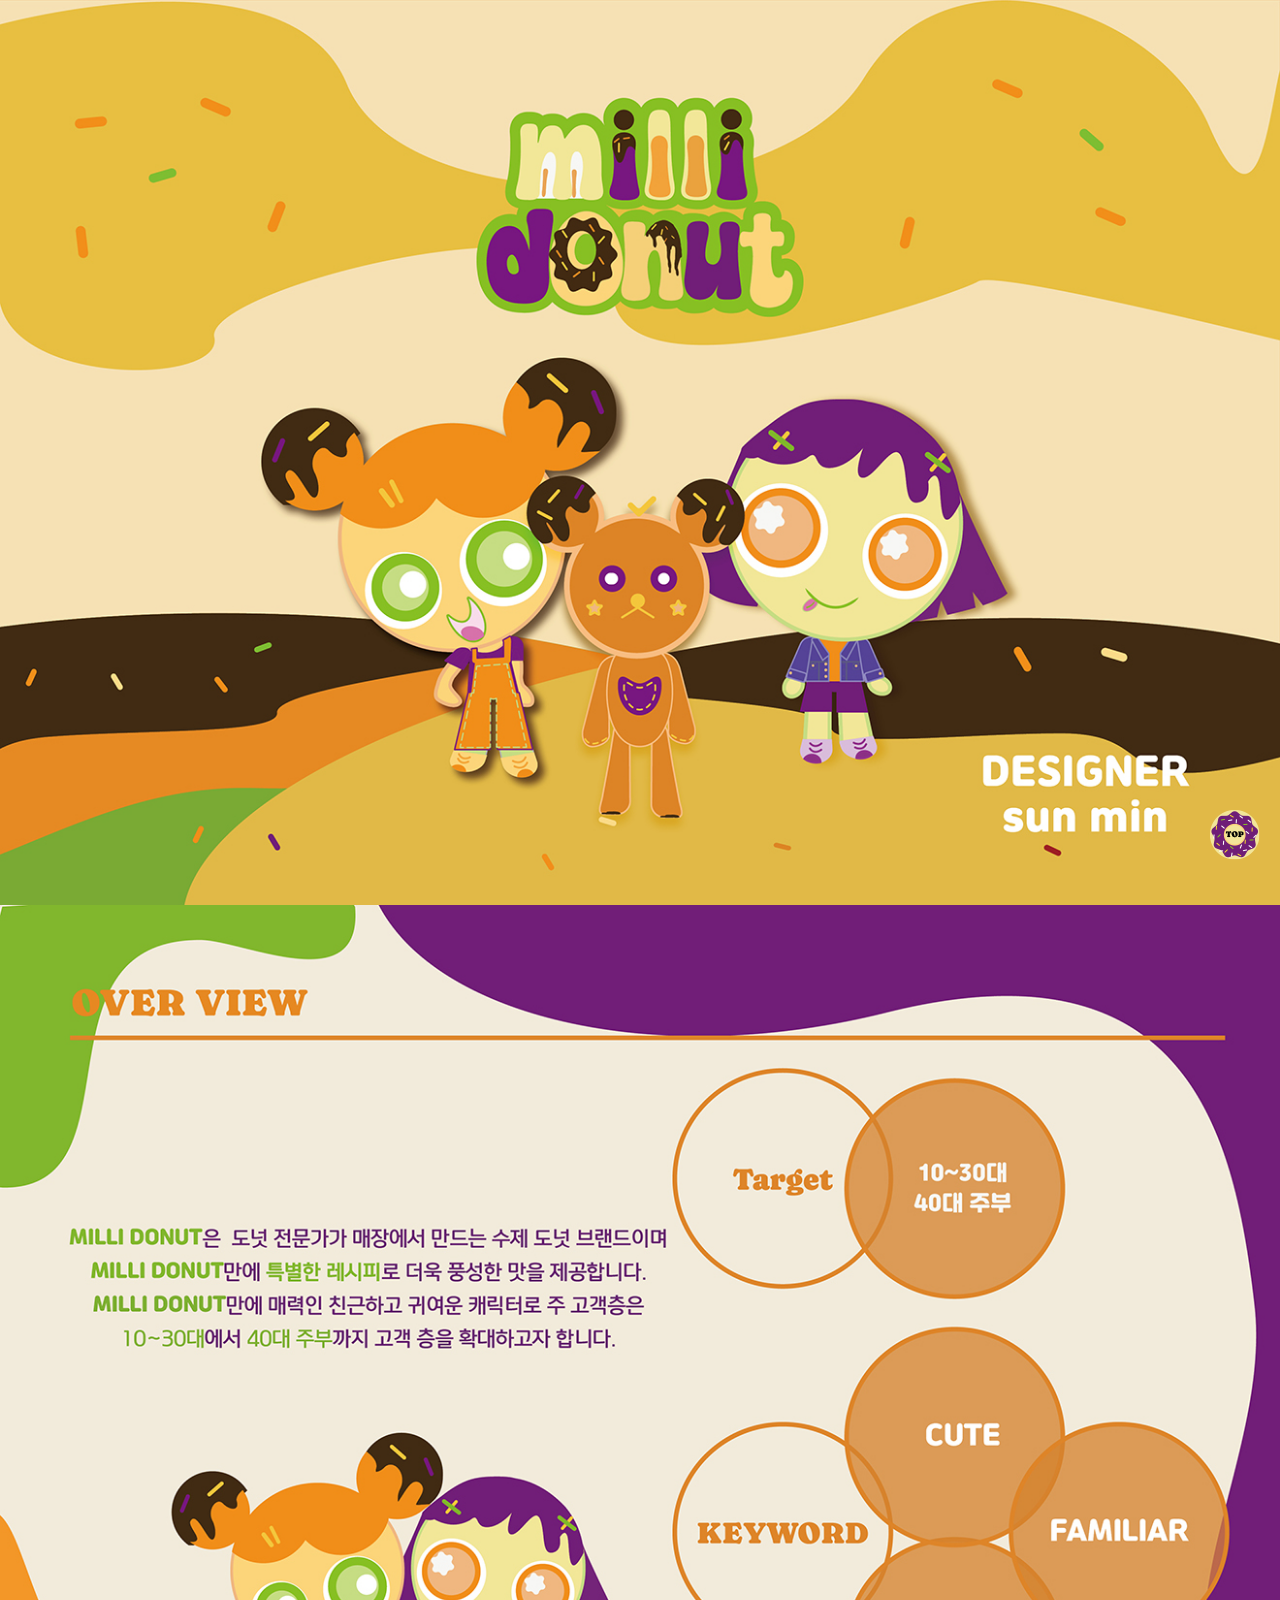
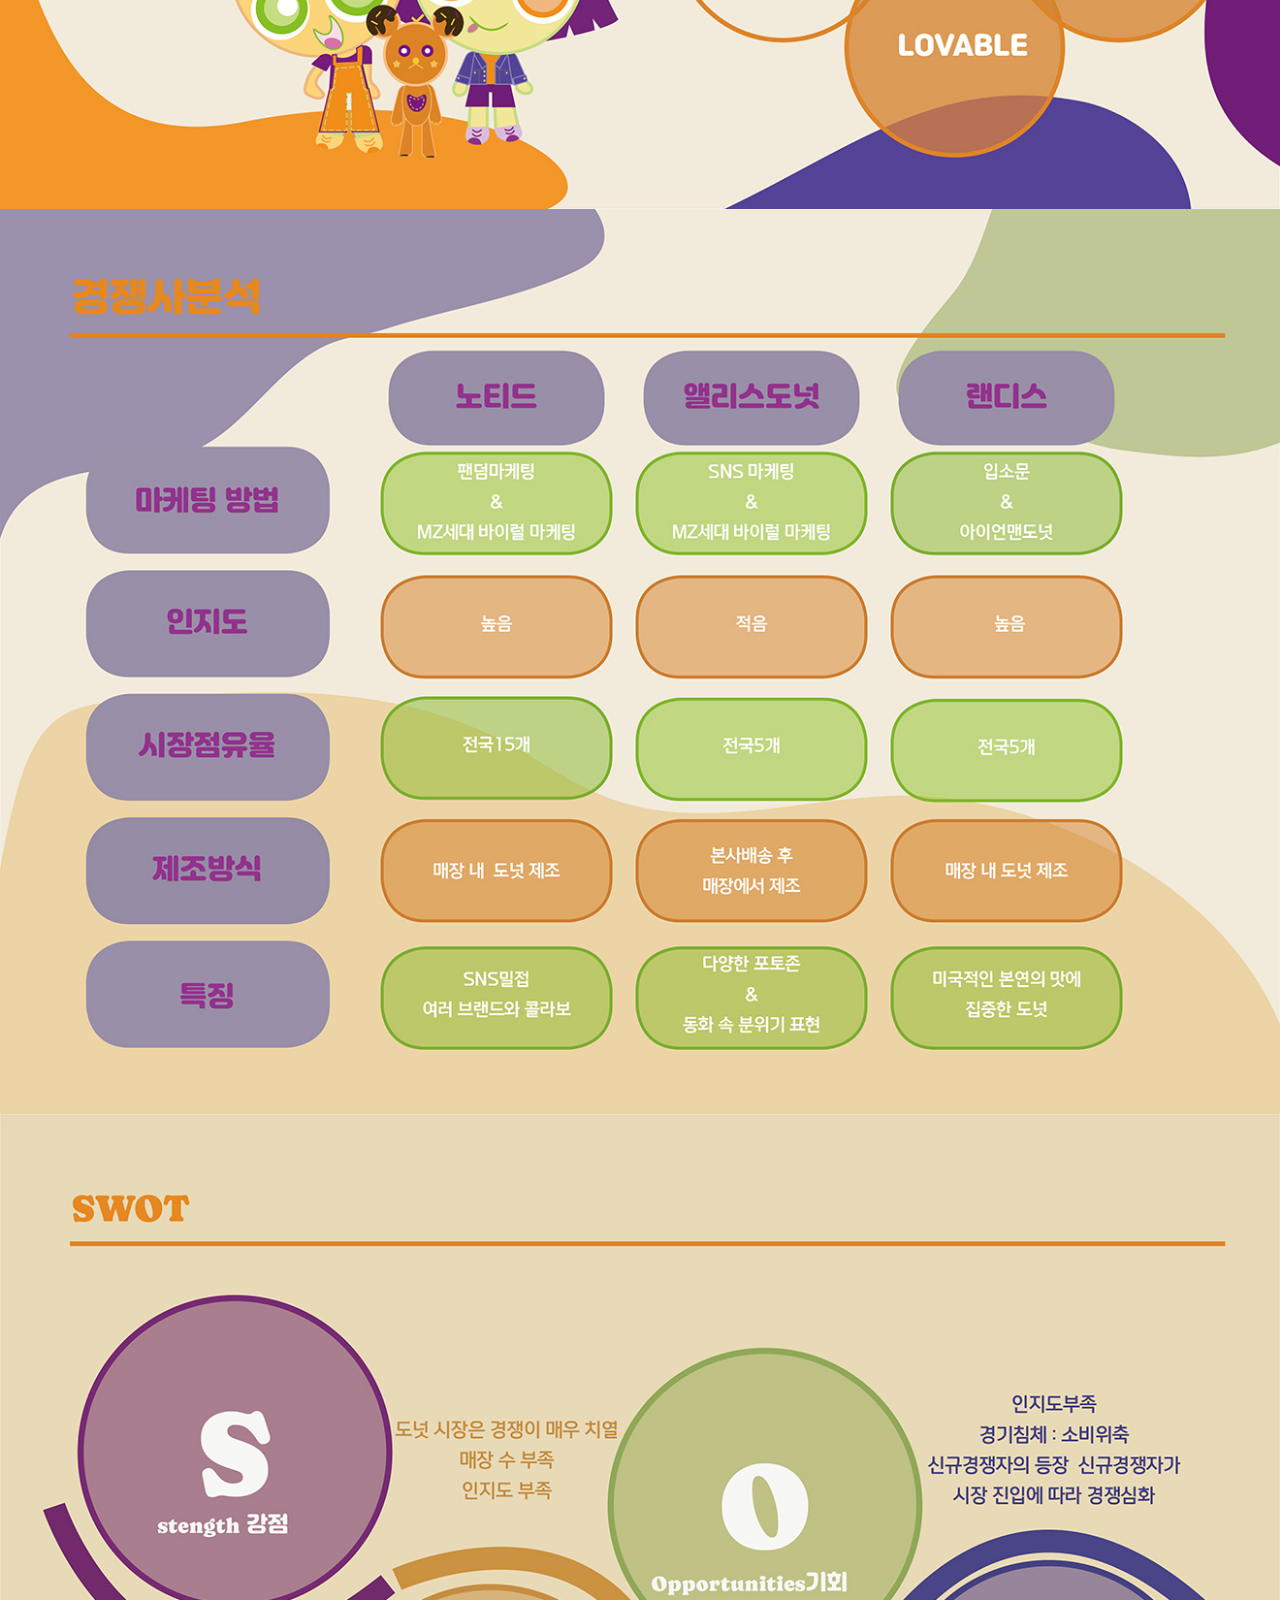
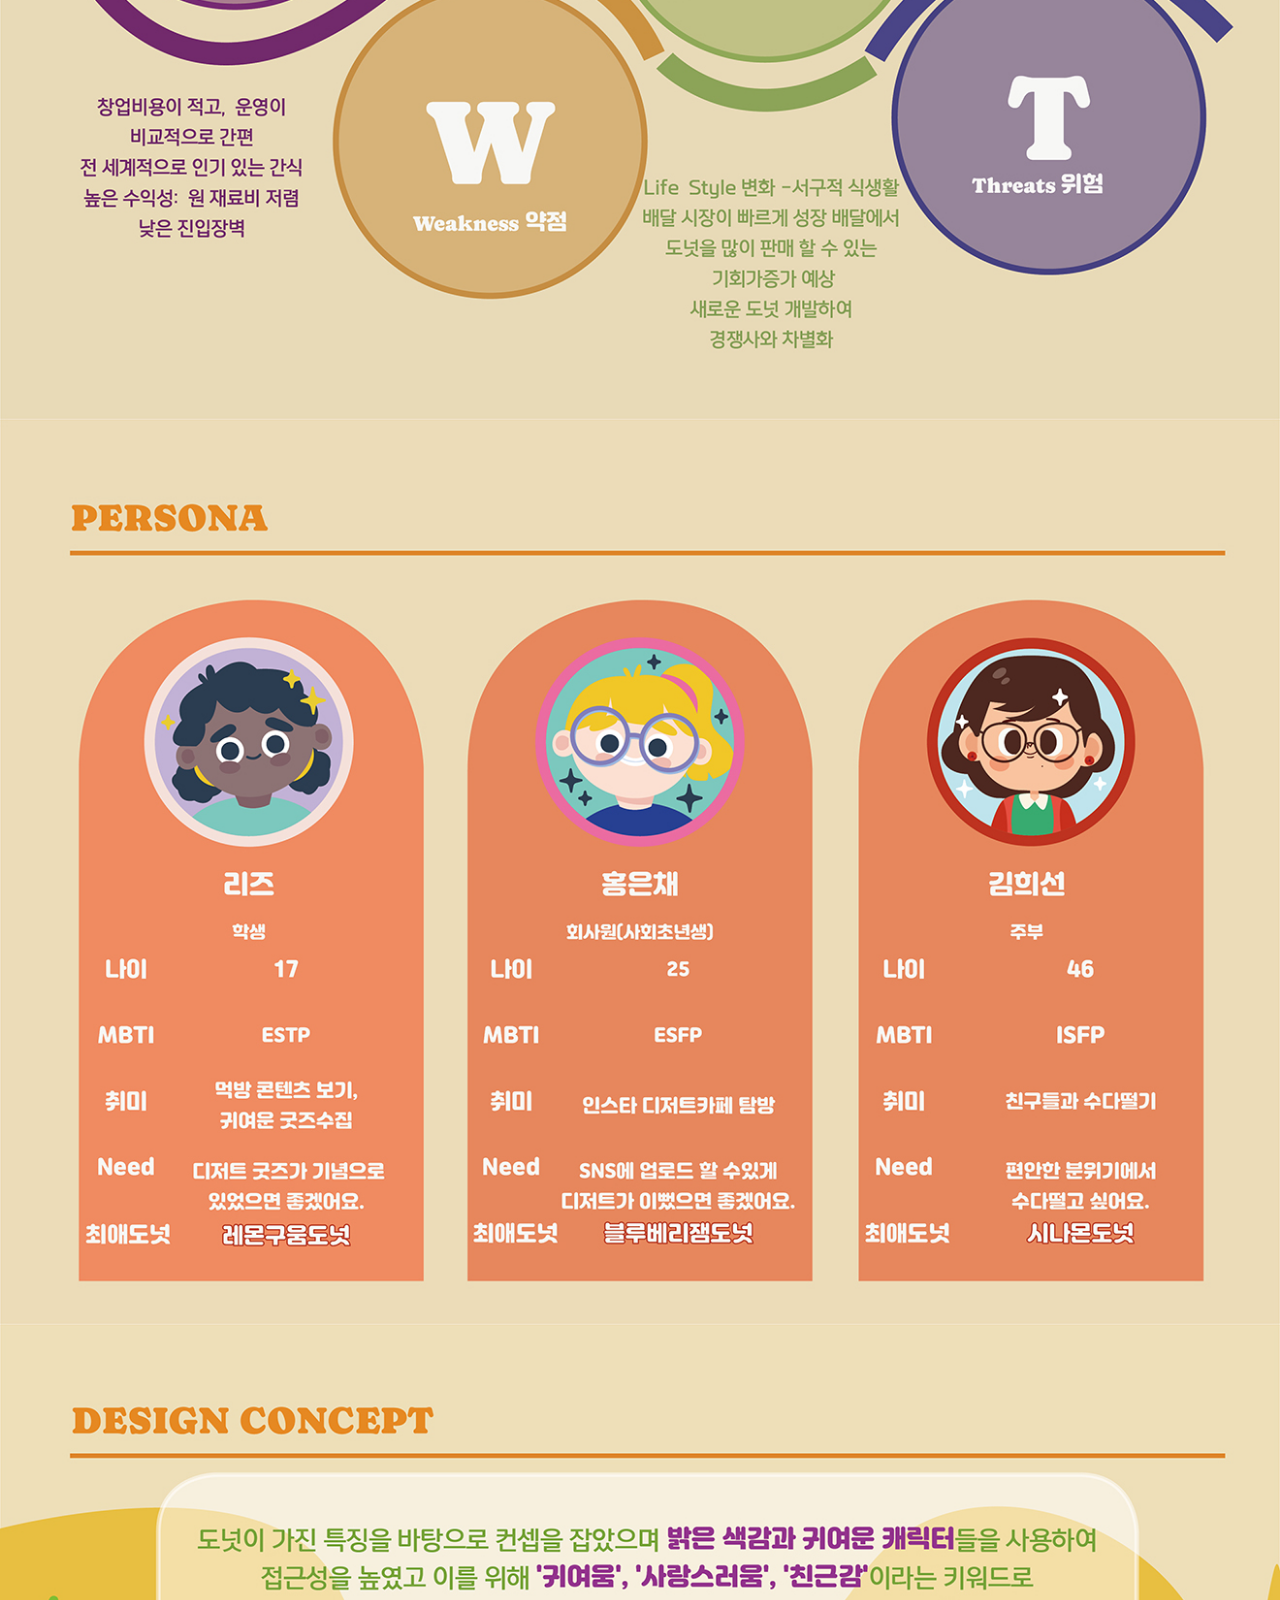
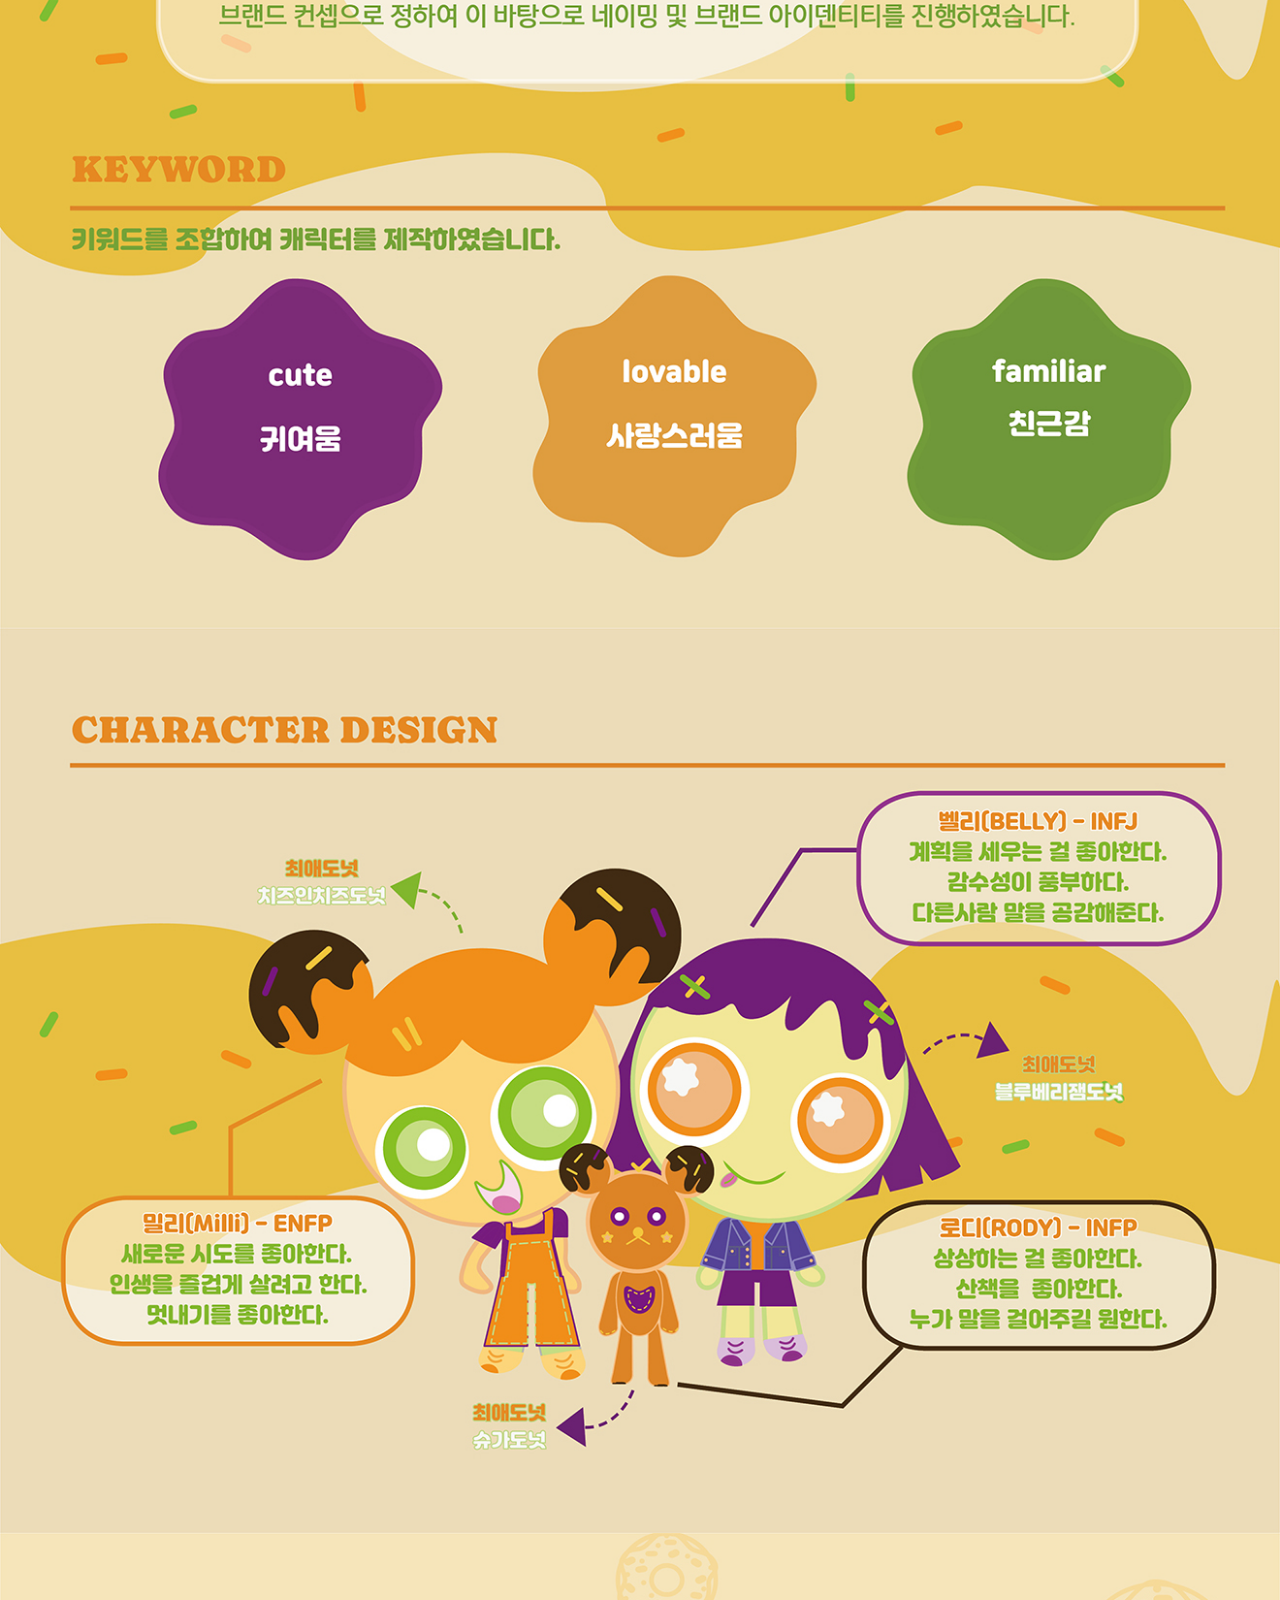
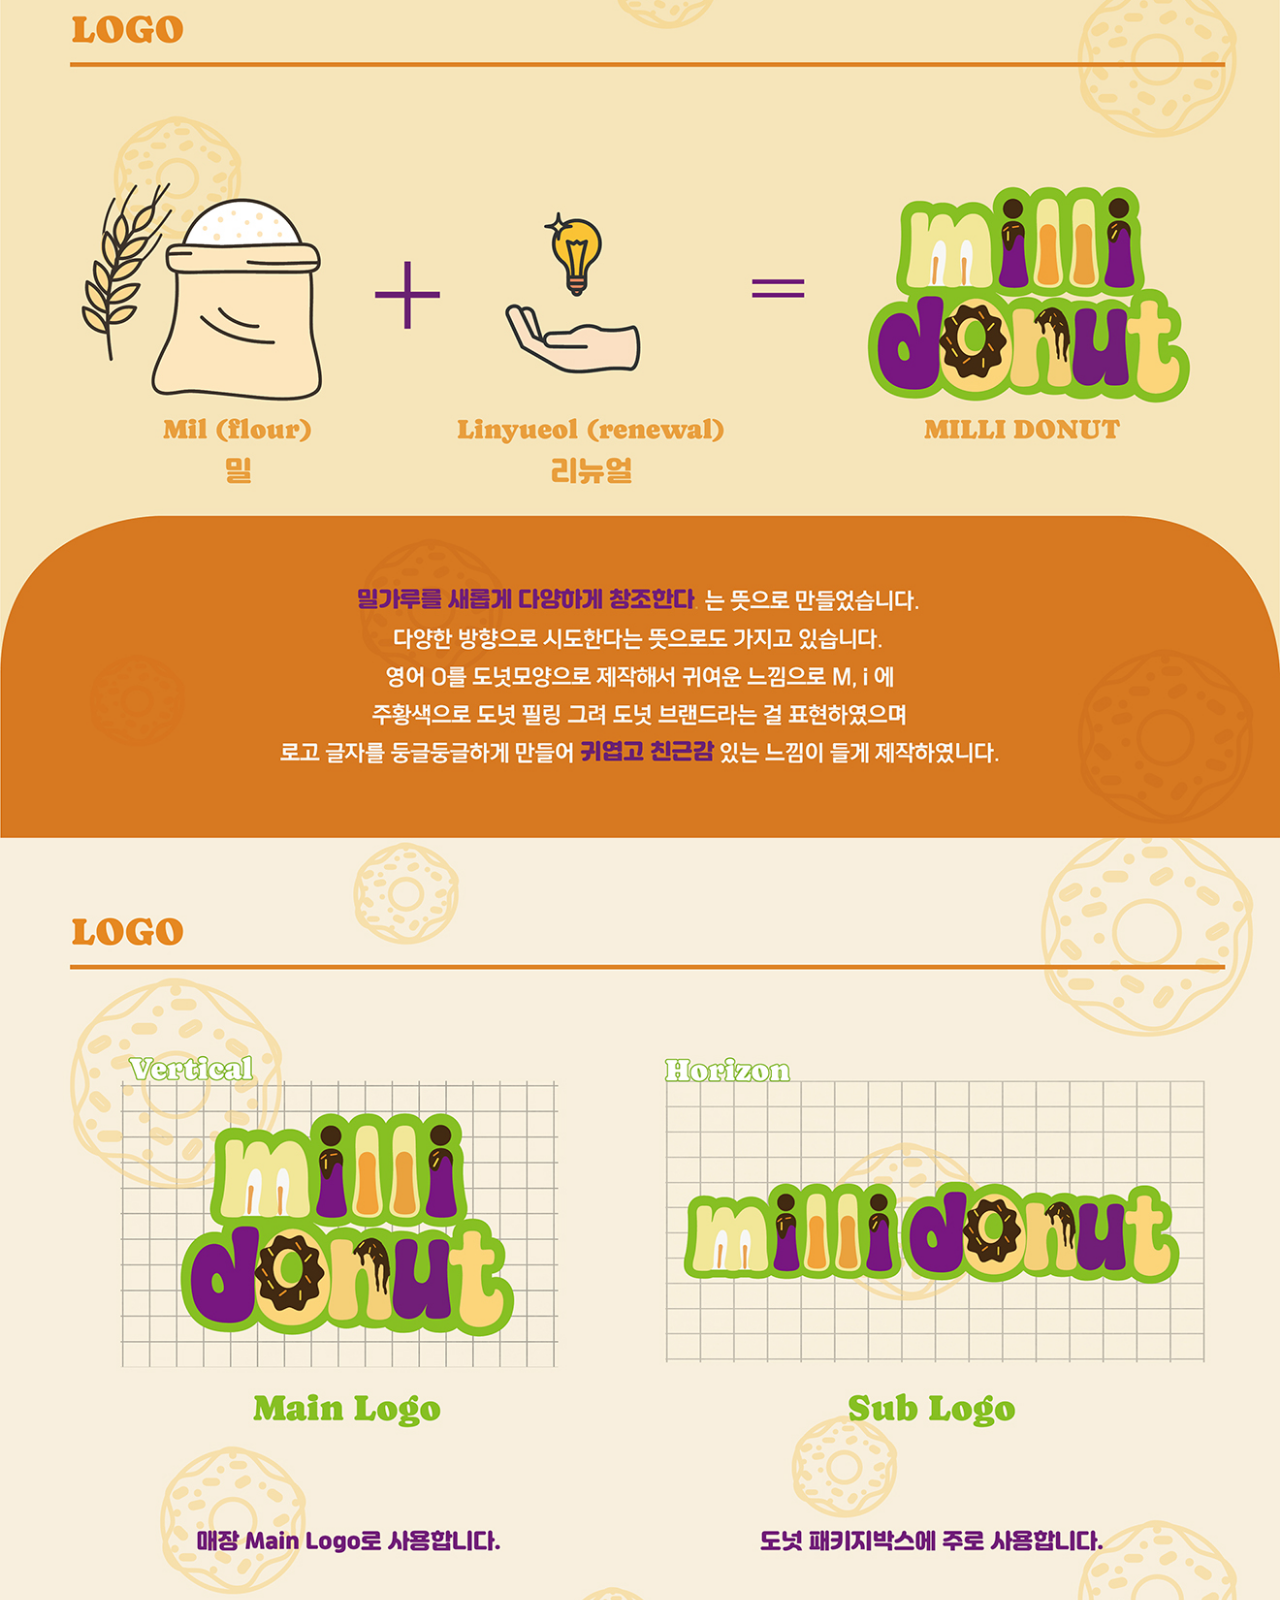
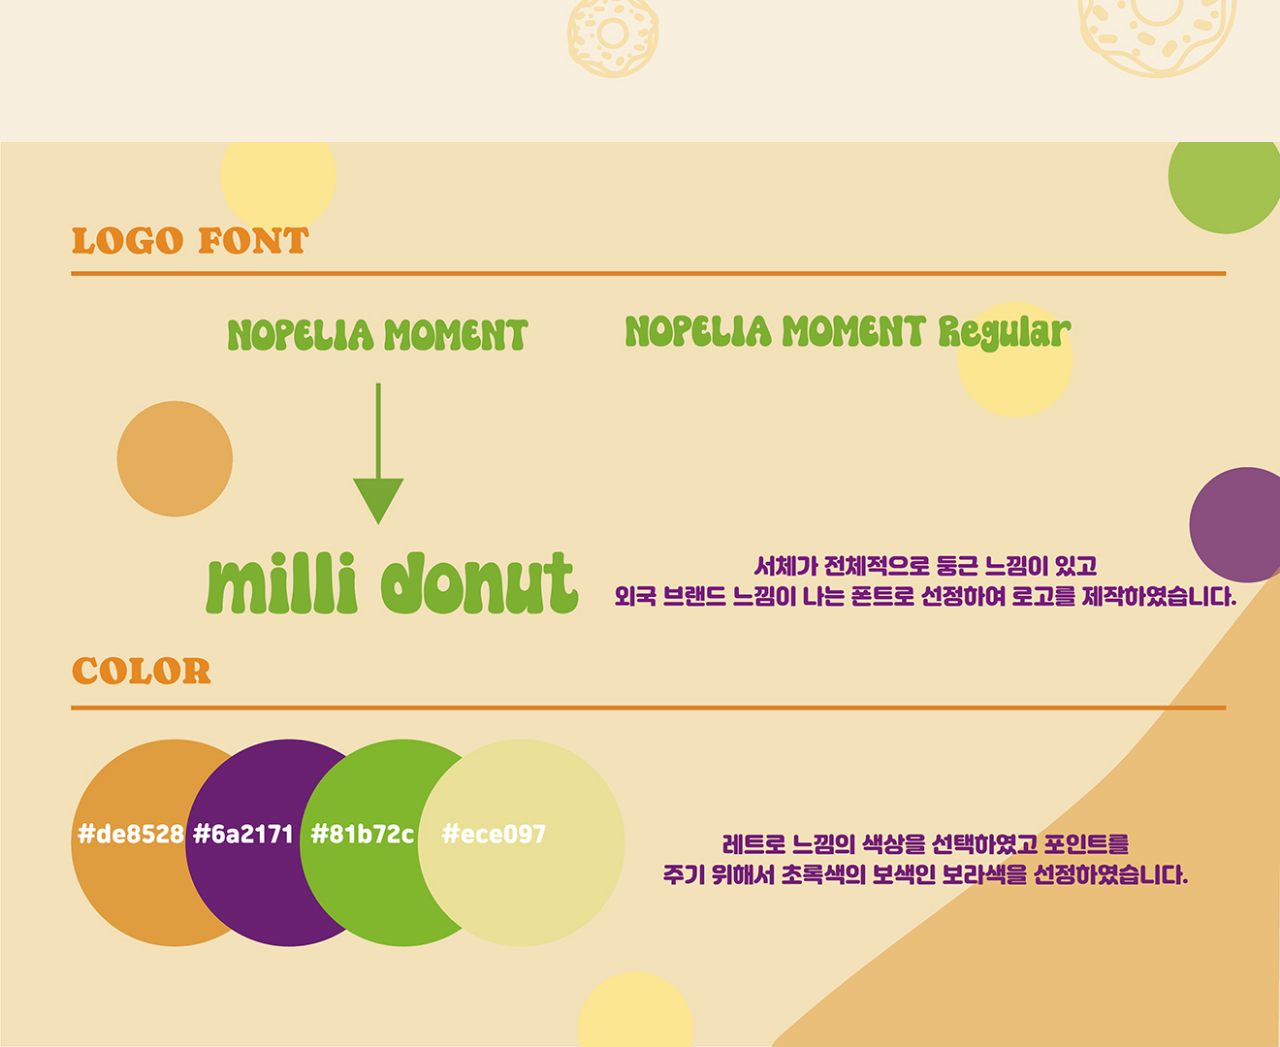
<file: Milli_Donut_BI.html>
<!doctype html>
<html>

<head>
	<title>Milli Donut_BI</title>
	<link rel="shortcut icon" href="./img/images_bi/favicon.png" type="image/x-icon">
	<meta charset="utf-8">
	<meta name="viewport" content="width=device-width, initial-scale=1">
	<meta http-equiv="X-UA-Compatible" content="IE=edge">
	<style>
		* {
			margin: 0;
			padding: 0;
		}

		a {
			text-decoration: none;
			color: #000;
		}

		img {
			vertical-align: middle;
		}

		.fixed_box {
			position: fixed;
			bottom: 40px;
			right: 30px;
			width: 40px;
		}

		#top {
			max-width: 1320px;
			margin: 0 auto;
		}

		#top img {
			width: 100%;
			display: block;
		}

		#bg {
			background: url(./img/images_bi/bi_bg.jpg);
		}
	</style>
</head>

<body>
	<!-- bg -->
	<div id="bg">
		<div id="top">
			<img src="./img/images_bi/1.jpg" class="guide1">
			<img src="./img/images_bi/2.jpg" class="guide1">
			<img src="./img/images_bi/3.jpg" class="guide1">
			<img src="./img/images_bi/4.jpg" class="guide1">
			<img src="./img/images_bi/5.jpg" class="guide1">
			<img src="./img/images_bi/6.jpg" class="guide1">
			<img src="./img/images_bi/7.jpg" class="guide1">
			<img src="./img/images_bi/8.jpg" class="guide1">
			<img src="./img/images_bi/9.jpg" class="guide1">
			<img src="./img/images_bi/10.jpg" class="guide1">

		</div>
		<div class="fixed_box">
			<a href="#top" class="top_btn"><!--href부분은 이미지를 감싼 div에 있는 id이름과 동일하게 설정.-->
				<img src="./img/images_bi/TOP.png" alt="top">
			</a>
		</div>


		<!--이동시 부드럽게 이동시키기 위해 추가한 구문 시작. script쪽 전부 삭제가능.-->
		<script src="https://code.jquery.com/jquery-1.12.4.min.js"
			integrity="sha256-ZosEbRLbNQzLpnKIkEdrPv7lOy9C27hHQ+Xp8a4MxAQ=" crossorigin="anonymous"></script>
		<script>
			$(function () {
				$('a[href*="#"]:not([href="#"])').click(function () {
					if (location.pathname.replace(/^\//, '') == this.pathname.replace(/^\//, '') && location.hostname == this.hostname) {
						var target = $(this.hash);
						target = target.length ? target : $('[name=' + this.hash.slice(1) + ']');
						if (target.length) {
							$('html, body').animate({
								scrollTop: target.offset().top
							}, 500);//움직이는 시간 조정
							return false;
						}
					}
				});
			});
		</script>
		<!--이동시 부드럽게 이동시키기 위해 추가한 구문 끝. 삭제가능.-->
	</div>
	<!--bg -->
</body>

</html>
</file>
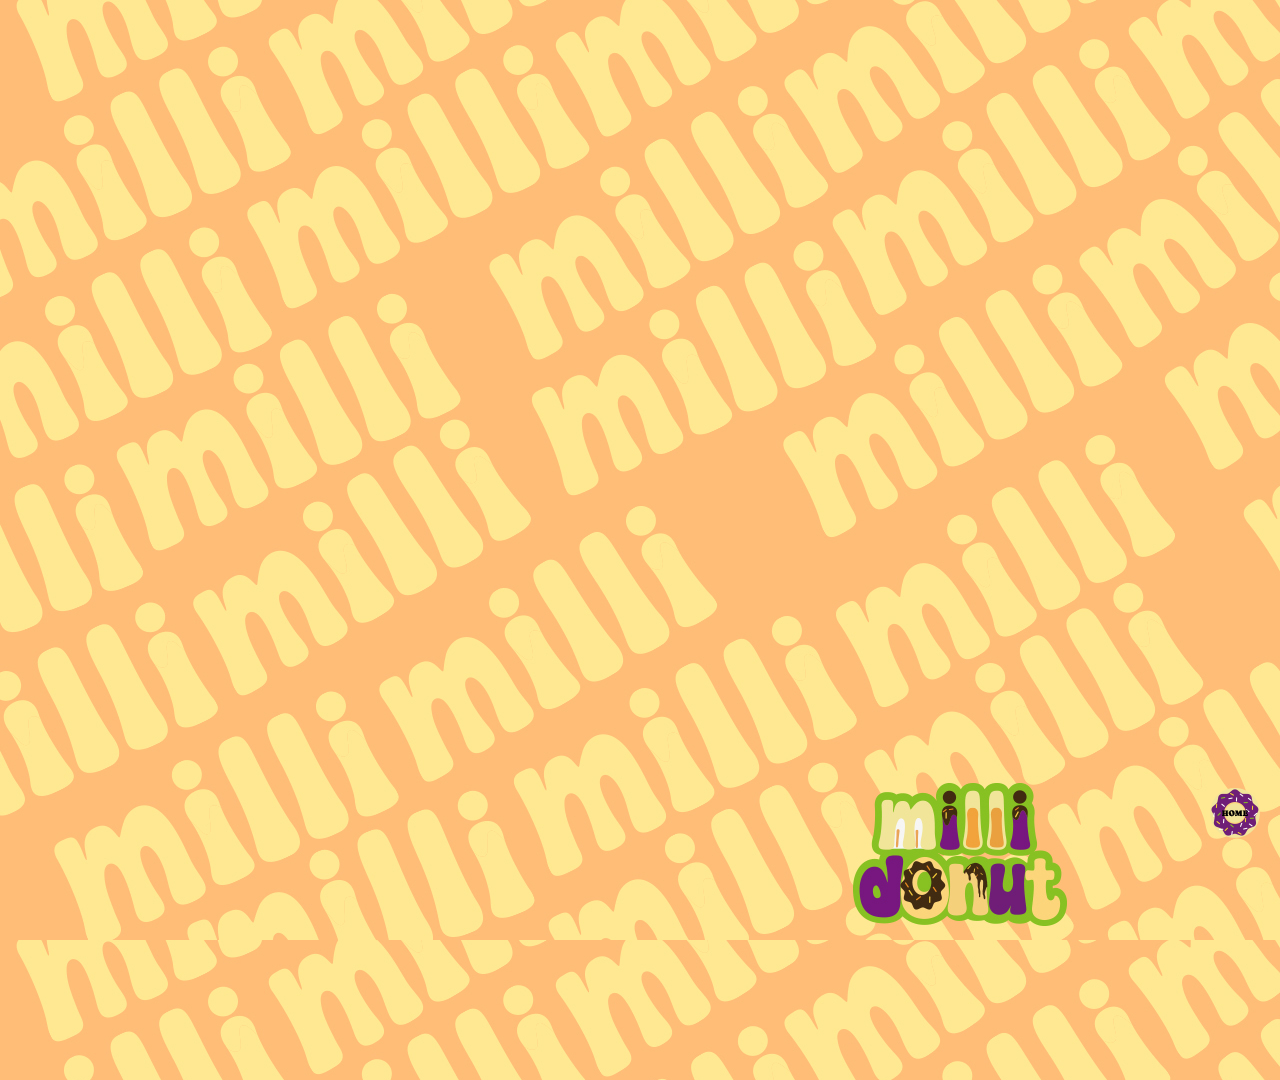
<file: milli_video.html>
<!DOCTYPE html>
<html lang="en">

<head>
    <meta charset="UTF-8">
    <meta http-equiv="X-UA-Compatible" content="IE=edge">
    <meta name="viewport" content="width=device-width, initial-scale=1.0">
    <title>Milli Donut_Video</title>
    <link rel="shortcut icon" href="./img/video/favicon.png" type="image/x-icon">
    <style>
        * {
            margin: 0;
            padding: 0;
        }

        #wrapper {
            width: 1280px;
            margin: 50px auto;

        }

        a {
            text-decoration: none;
            color: #000;
        }

        #wrapper iframe {
            width: 1280px;
            height: 720px;
        }

        .fixed_box {
            position: fixed;
            bottom: 40px;
            right: 30px;
            width: 40px;
        }

        .home_btn,
        .top_btn {
            display: inline-block;
            width: 55px;
            line-height: 55px;


            transition: all 0.5s;
        }




        @media (max-width:1320px) {
            #wrapper {
                width: 100%;
                margin: 0 auto;
                position: relative;
                height: 0;
                padding-bottom: 56.25%;
            }

            #wrapper iframe {
                position: absolute;
                top: 50%;
                left: 0;
                width: 100%;
                height: 100%;
            }
        }


        body {
            background: url(./img/video/video_bg.jpg);
        }
    </style>
</head>

<body>


    <div id="wrapper">
        <iframe width="560" height="315" src="https://www.youtube.com/embed/-H5bgQO9K_Y?si=K7lOEYrlSI-_HmBW"
            title="YouTube video player" frameborder="0"
            allow="accelerometer; autoplay; clipboard-write; encrypted-media; gyroscope; picture-in-picture; web-share"
            allowfullscreen></iframe>
    </div>
    <div class="fixed_box">
        <a href="./index.html" class="home_btn">
            <img src="./img/video/HOME.png" alt="버튼">
        </a>
    </div>





</body>

</html>
</file>
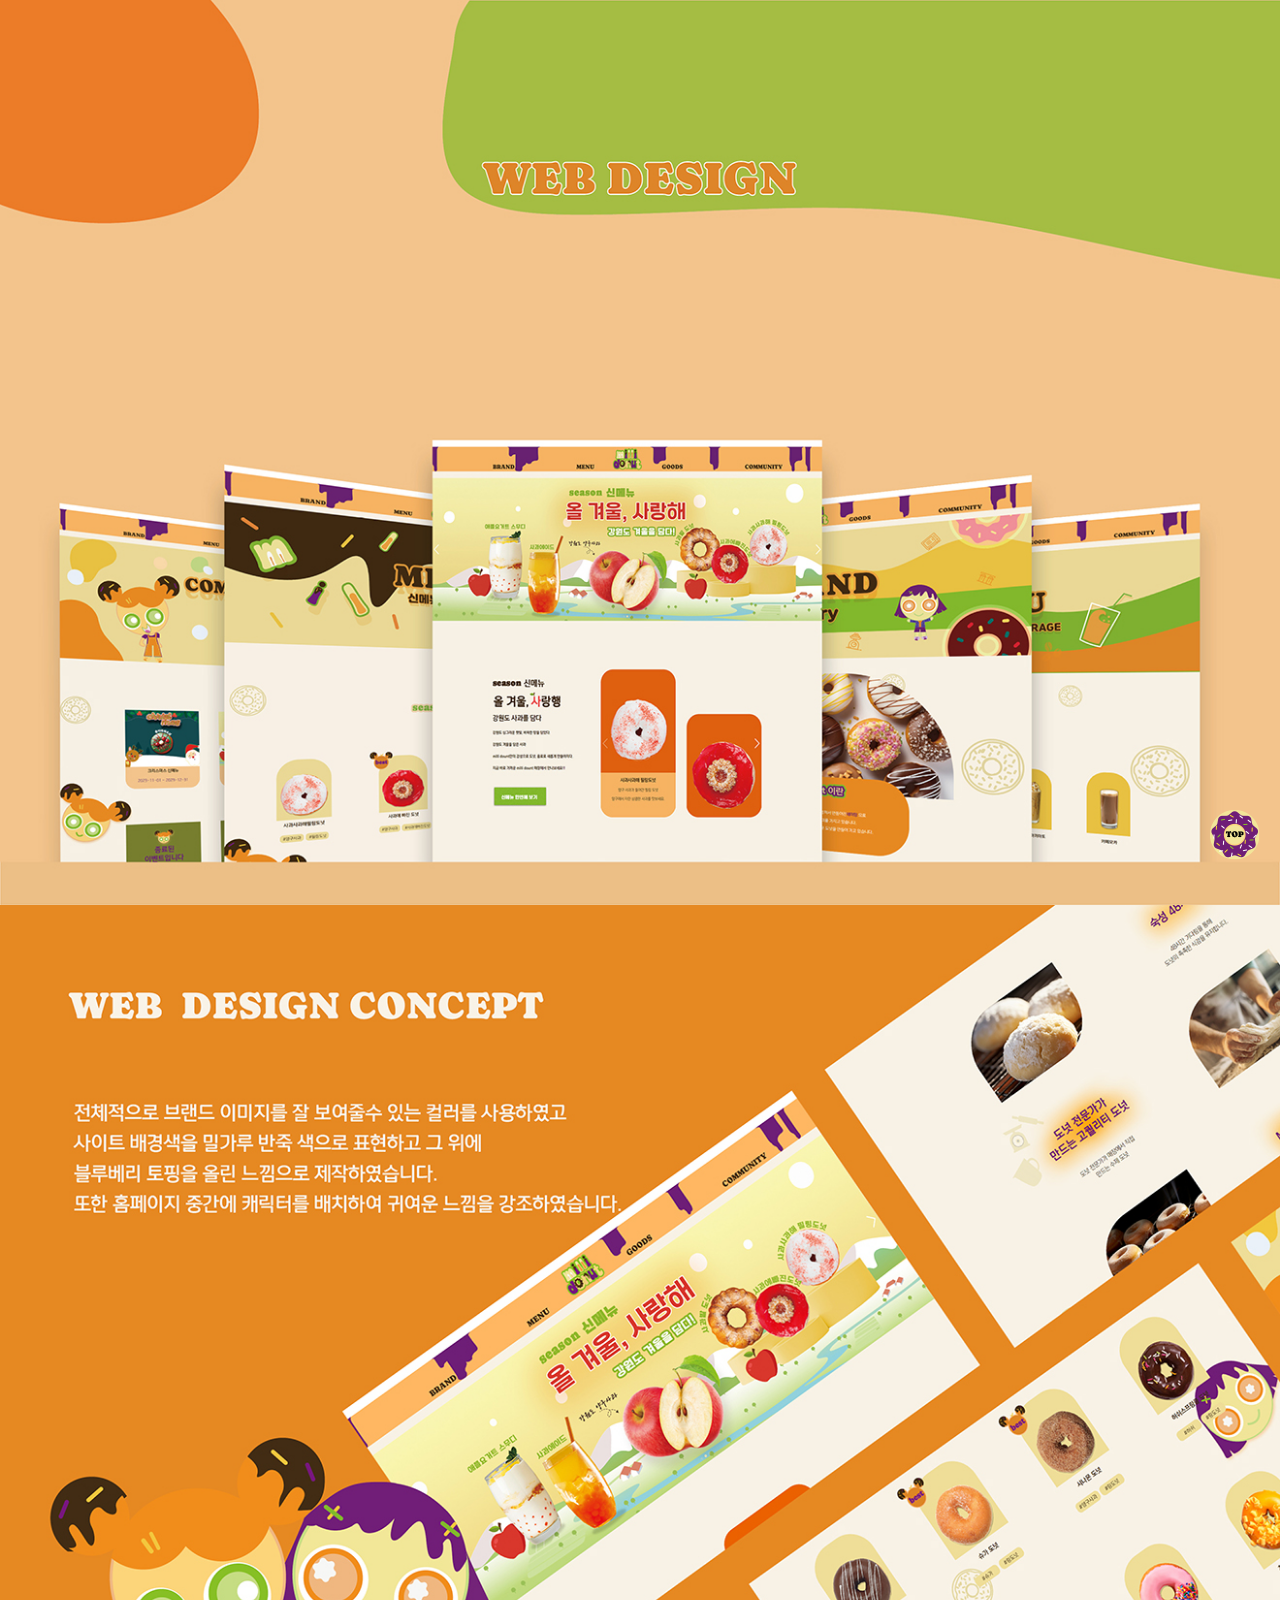
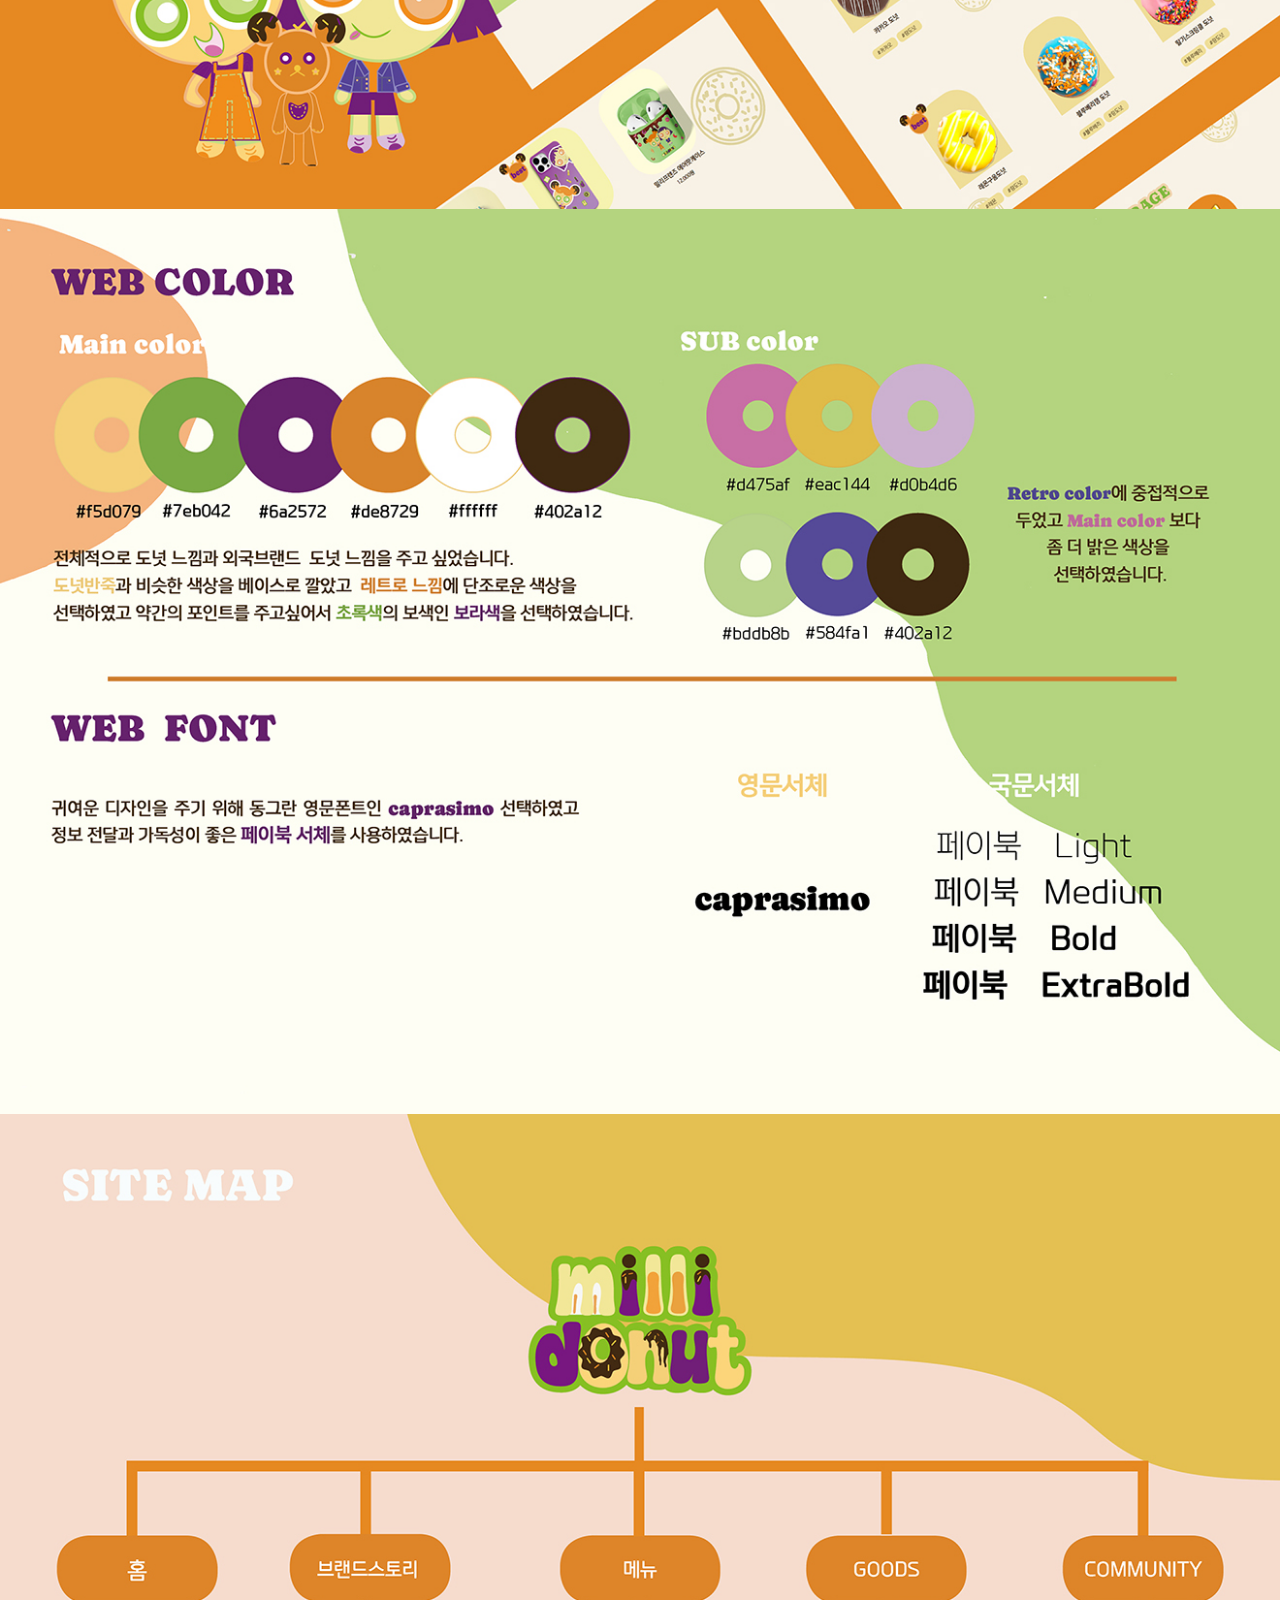
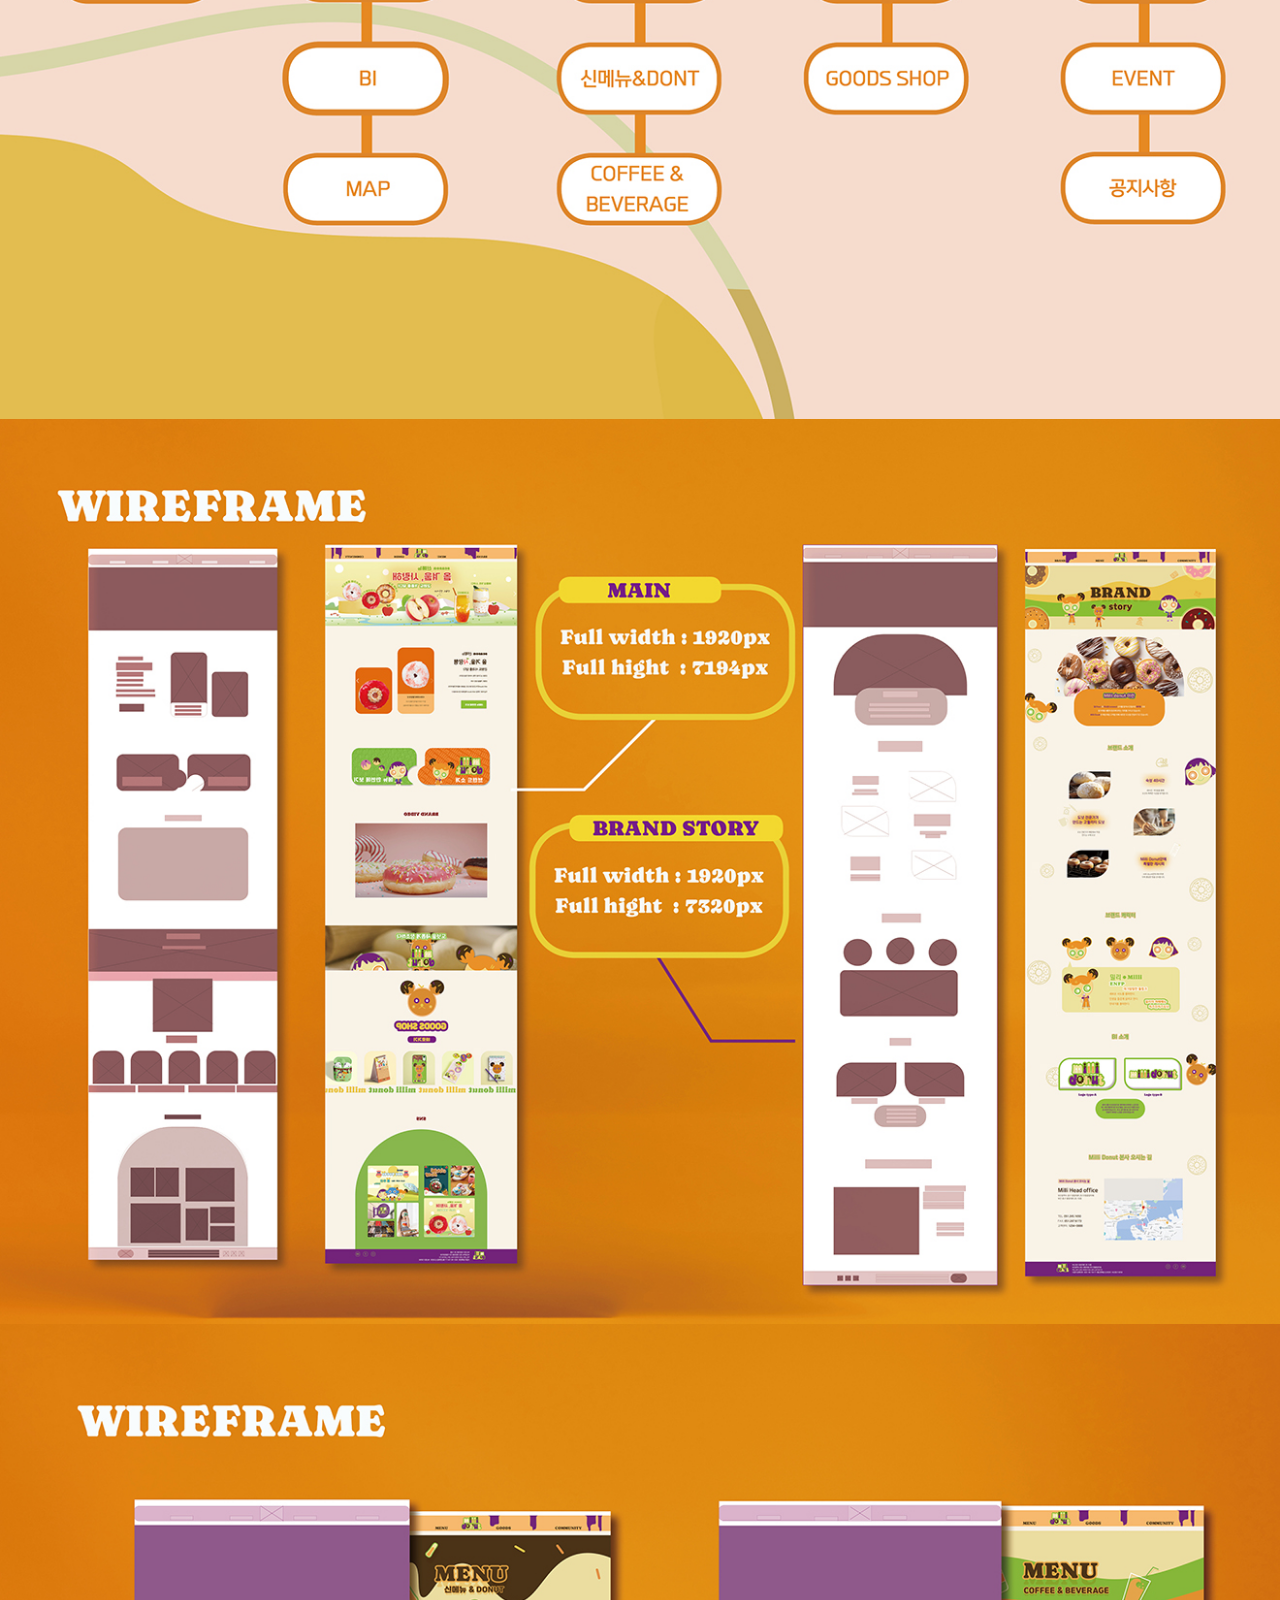
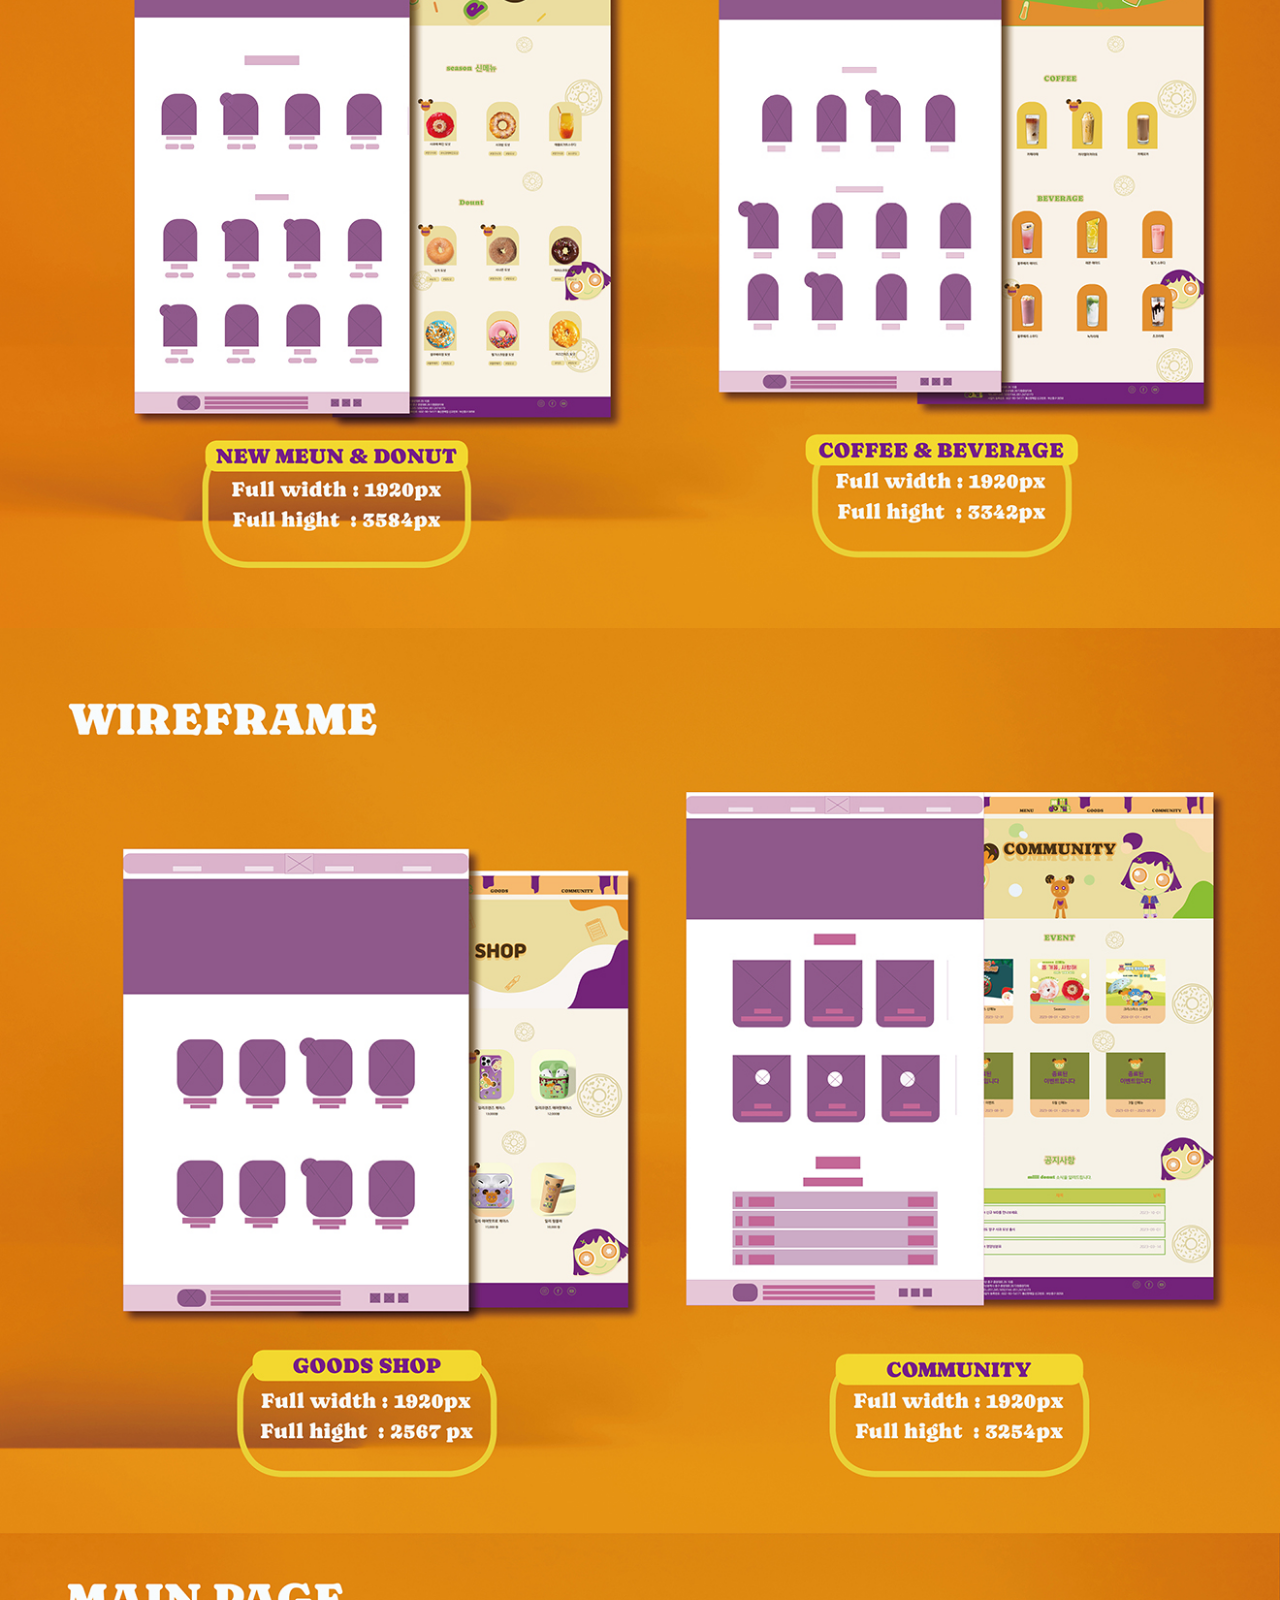
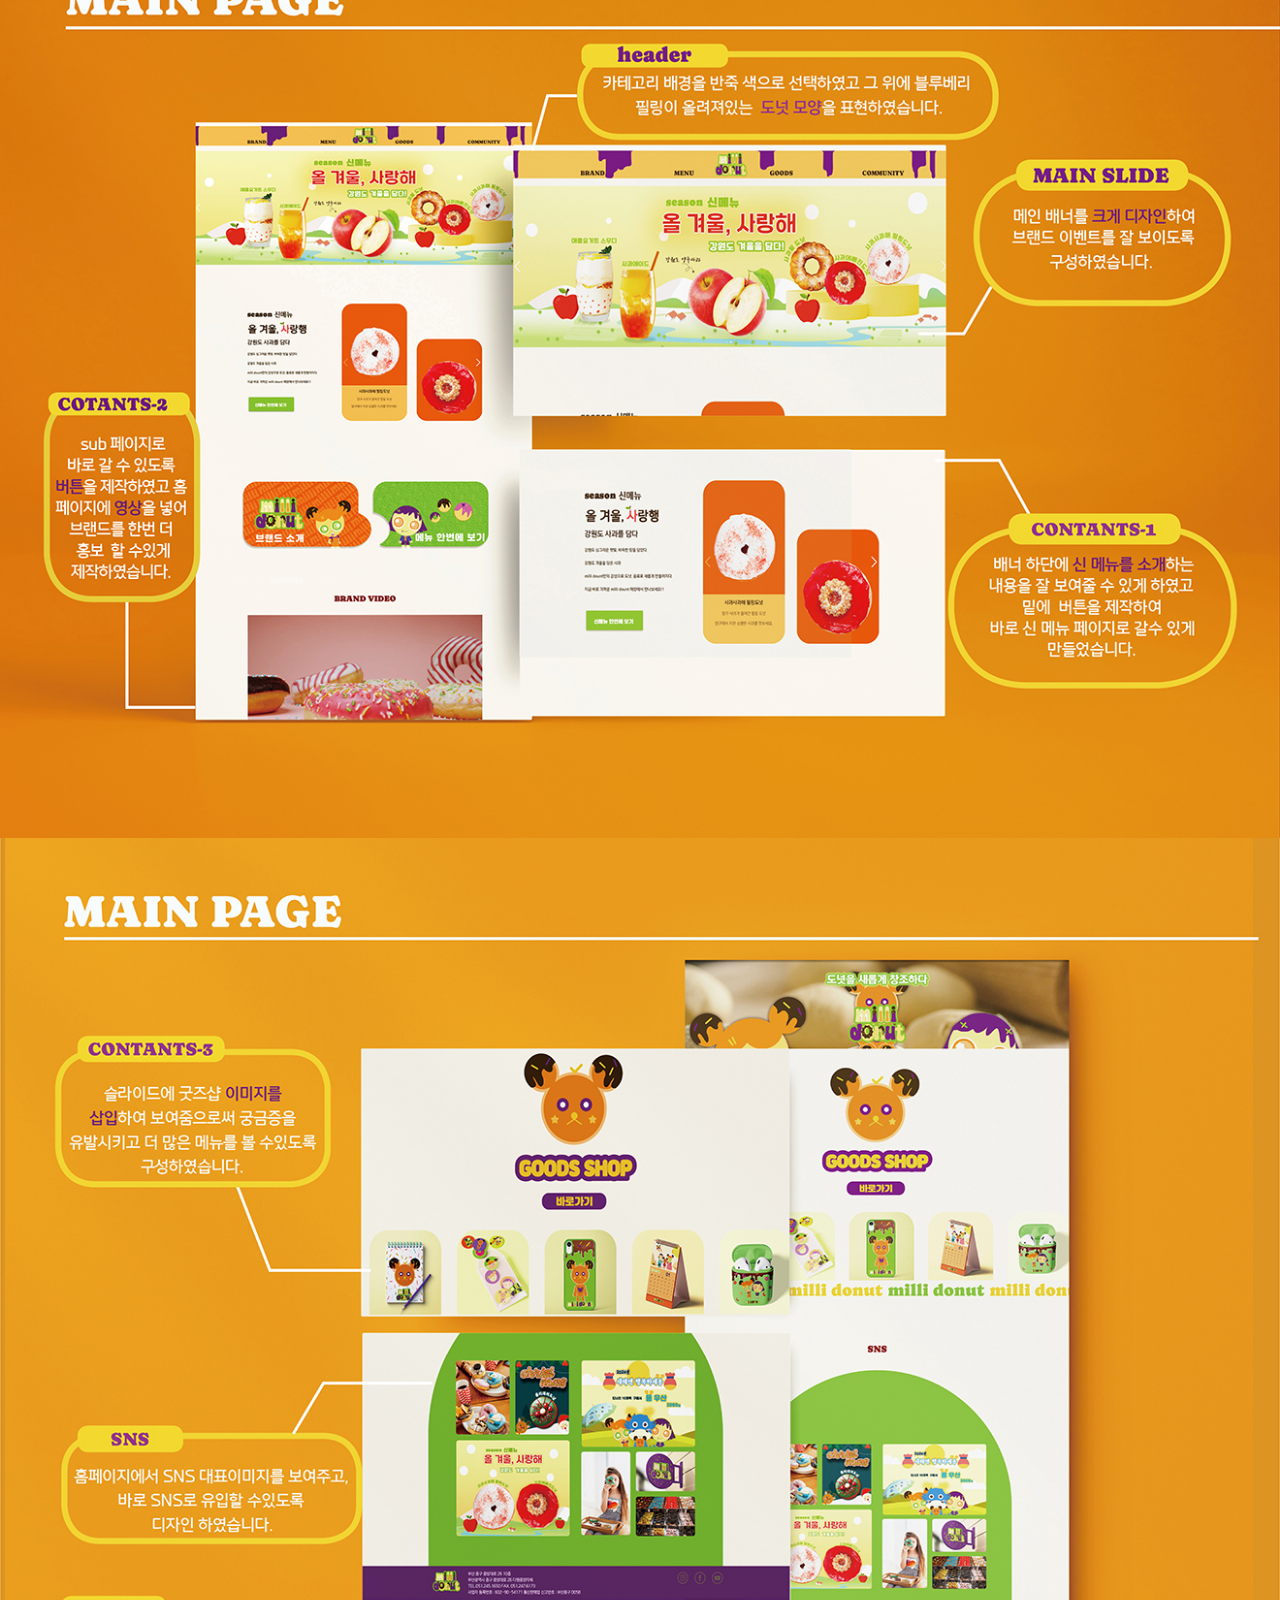
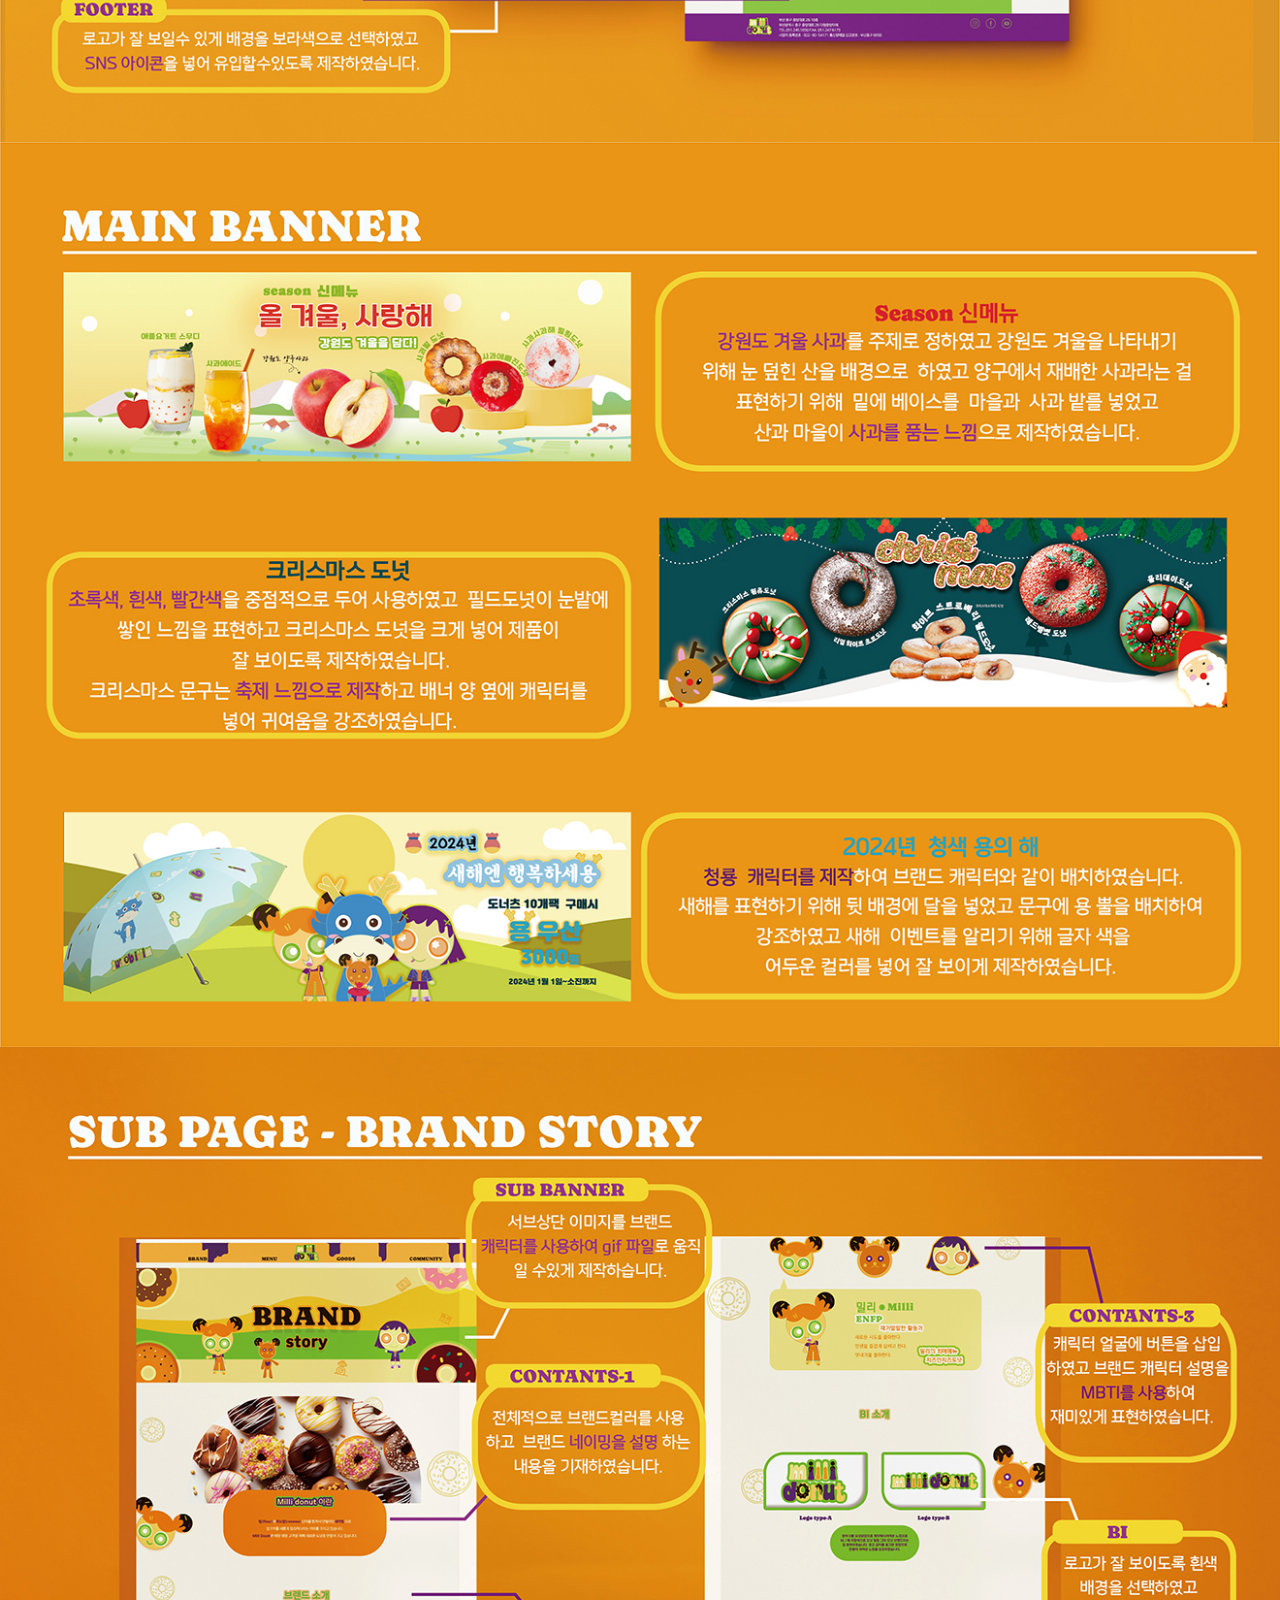
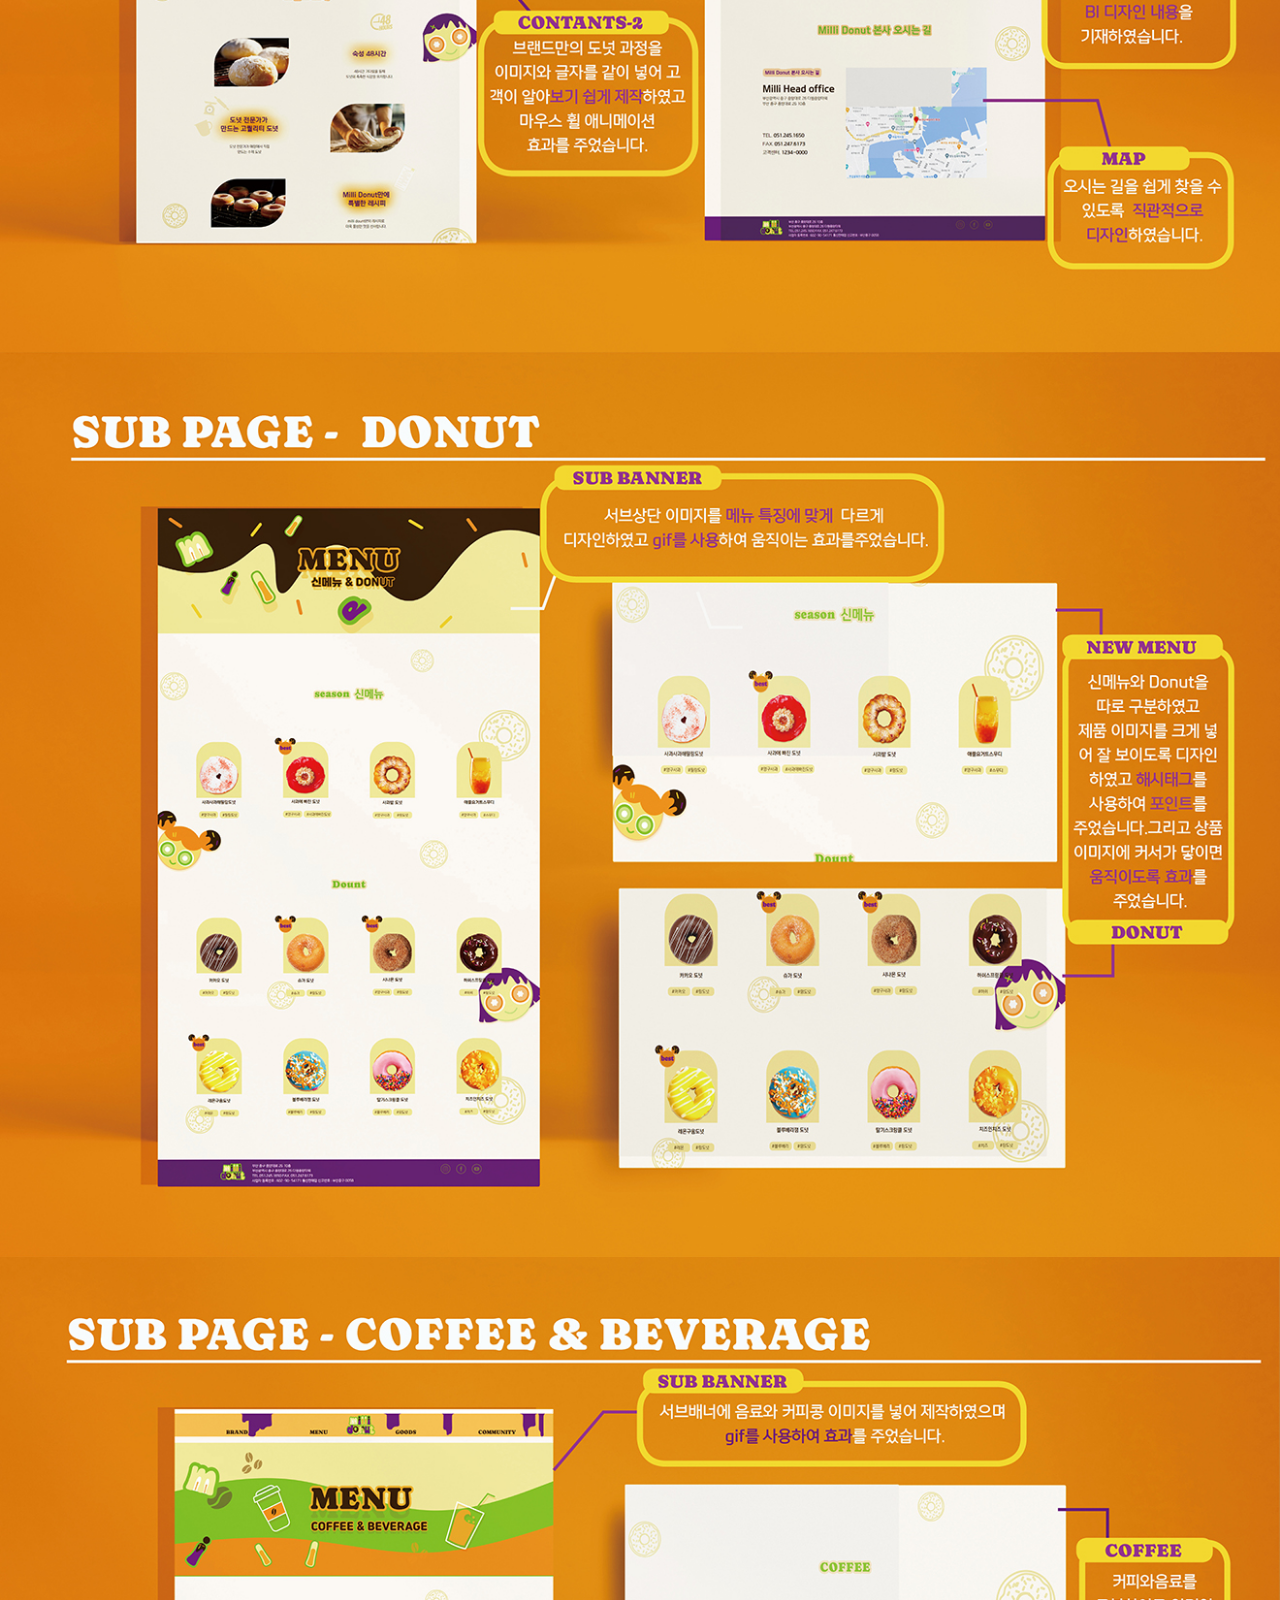
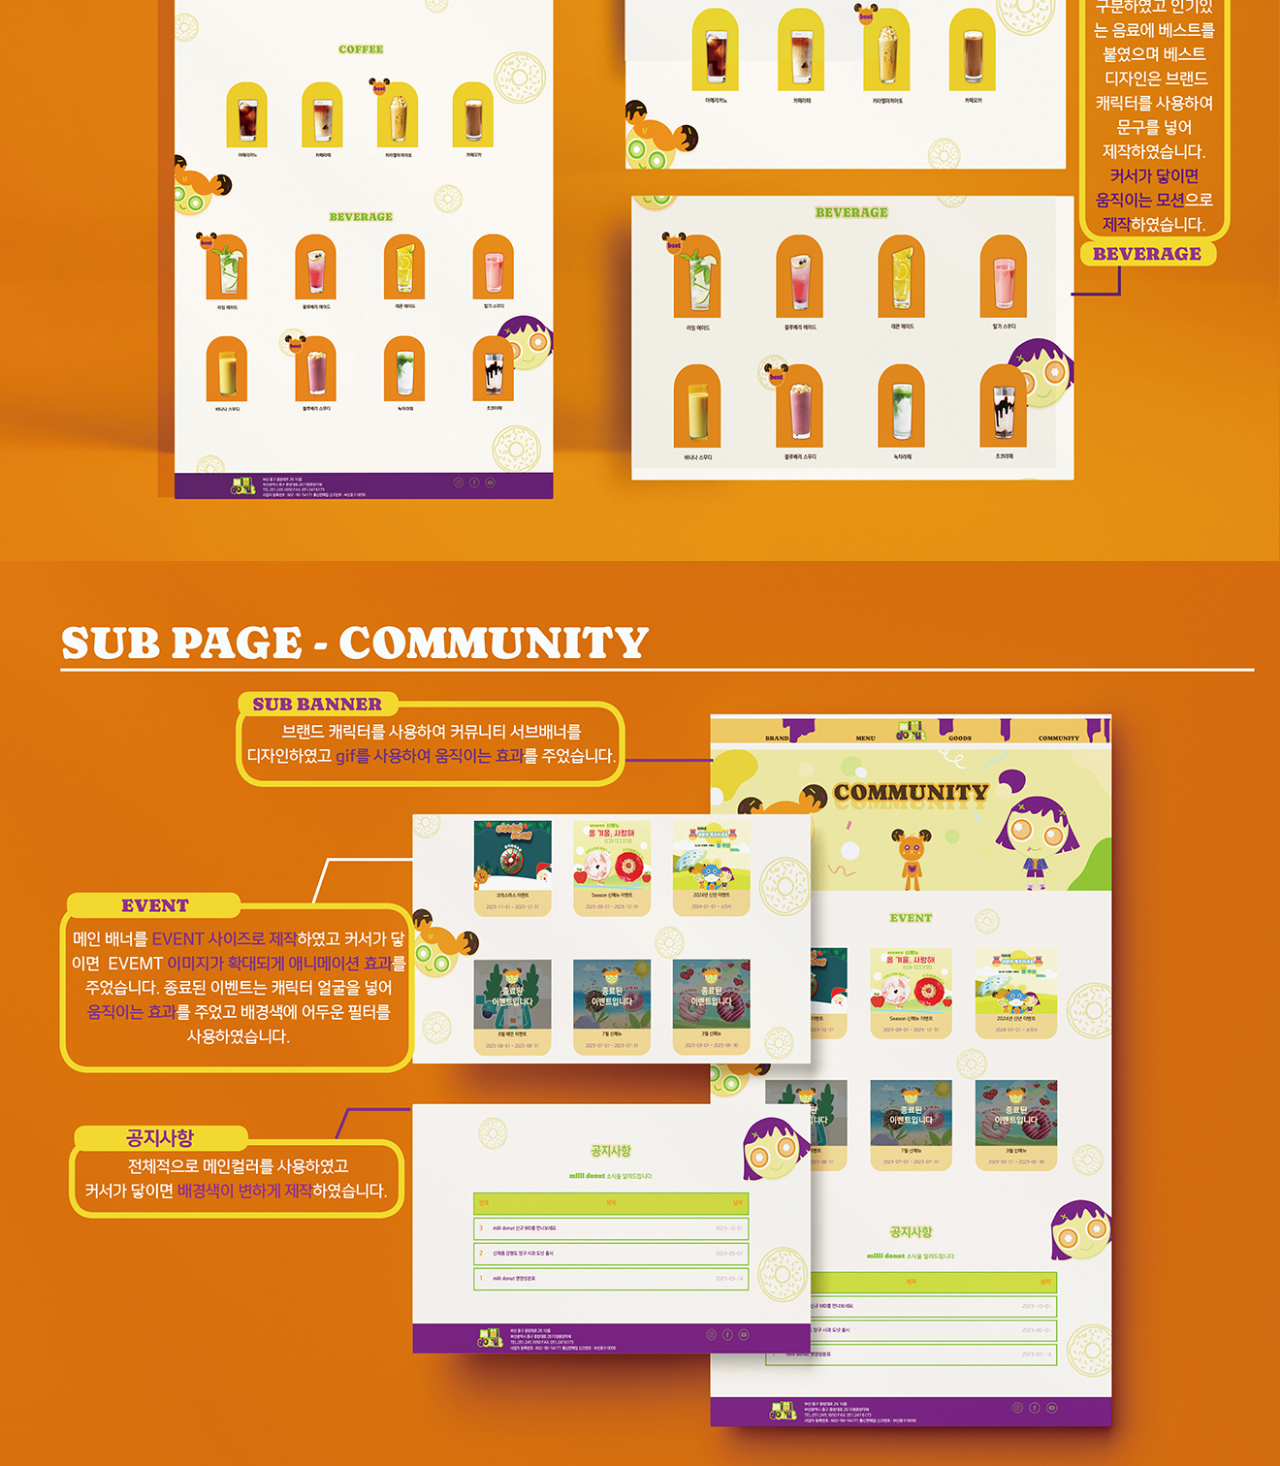
<file: Web_Gudie.html>
<!doctype html>
<html>

<head>
	<title>Milli Donut_Web_Gudie</title>
	<link rel="shortcut icon" href="./img/images_web/favicon.png" type="image/x-icon">
	<meta charset="utf-8">
	<meta name="viewport" content="width=device-width, initial-scale=1">
	<meta http-equiv="X-UA-Compatible" content="IE=edge">
	<style>
		* {
			margin: 0;
			padding: 0;
		}

		a {
			text-decoration: none;
			color: #000;
		}

		img {
			vertical-align: middle;
		}

		.fixed_box {
			position: fixed;
			bottom: 40px;
			right: 30px;
			width: 40px;
		}

		#top {
			max-width: 1320px;
			margin: 0 auto;
		}

		#top img {
			width: 100%;
			display: block;
		}

		#bg {
			background: url(./img/images_web/web_bg.jpg)#ffebbe;
		}
	</style>
</head>

<body>
	<!-- bg -->
	<div id="bg">
		<div id="top">
			<img src="./img/images_web/1.jpg" class="guide1">
			<img src="./img/images_web/2.jpg" class="guide1">
			<img src="./img/images_web/3.jpg" class="guide1">
			<img src="./img/images_web/4.jpg" class="guide1">
			<img src="./img/images_web/5.jpg" class="guide1">
			<img src="./img/images_web/6.jpg" class="guide1">
			<img src="./img/images_web/7.jpg" class="guide1">
			<img src="./img/images_web/8.jpg" class="guide1">
			<img src="./img/images_web/9.jpg" class="guide1">
			<img src="./img/images_web/10.jpg" class="guide1">
			<img src="./img/images_web/11.jpg" class="guide1">
			<img src="./img/images_web/12.jpg" class="guide1">
			<img src="./img/images_web/13.jpg" class="guide1">
			<img src="./img/images_web/14.jpg" class="guide1">

		</div>
		<div class="fixed_box">
			<a href="#top" class="top_btn"><!--href부분은 이미지를 감싼 div에 있는 id이름과 동일하게 설정.-->
				<img src="./img/images_web/TOP.png" alt="top">
			</a>
		</div>


		<!--이동시 부드럽게 이동시키기 위해 추가한 구문 시작. script쪽 전부 삭제가능.-->
		<script src="https://code.jquery.com/jquery-1.12.4.min.js"
			integrity="sha256-ZosEbRLbNQzLpnKIkEdrPv7lOy9C27hHQ+Xp8a4MxAQ=" crossorigin="anonymous"></script>
		<script>
			$(function () {
				$('a[href*="#"]:not([href="#"])').click(function () {
					if (location.pathname.replace(/^\//, '') == this.pathname.replace(/^\//, '') && location.hostname == this.hostname) {
						var target = $(this.hash);
						target = target.length ? target : $('[name=' + this.hash.slice(1) + ']');
						if (target.length) {
							$('html, body').animate({
								scrollTop: target.offset().top
							}, 500);//움직이는 시간 조정
							return false;
						}
					}
				});
			});
		</script>
		<!--이동시 부드럽게 이동시키기 위해 추가한 구문 끝. 삭제가능.-->
	</div>
	<!-- bg -->
</body>

</html>
</file>
